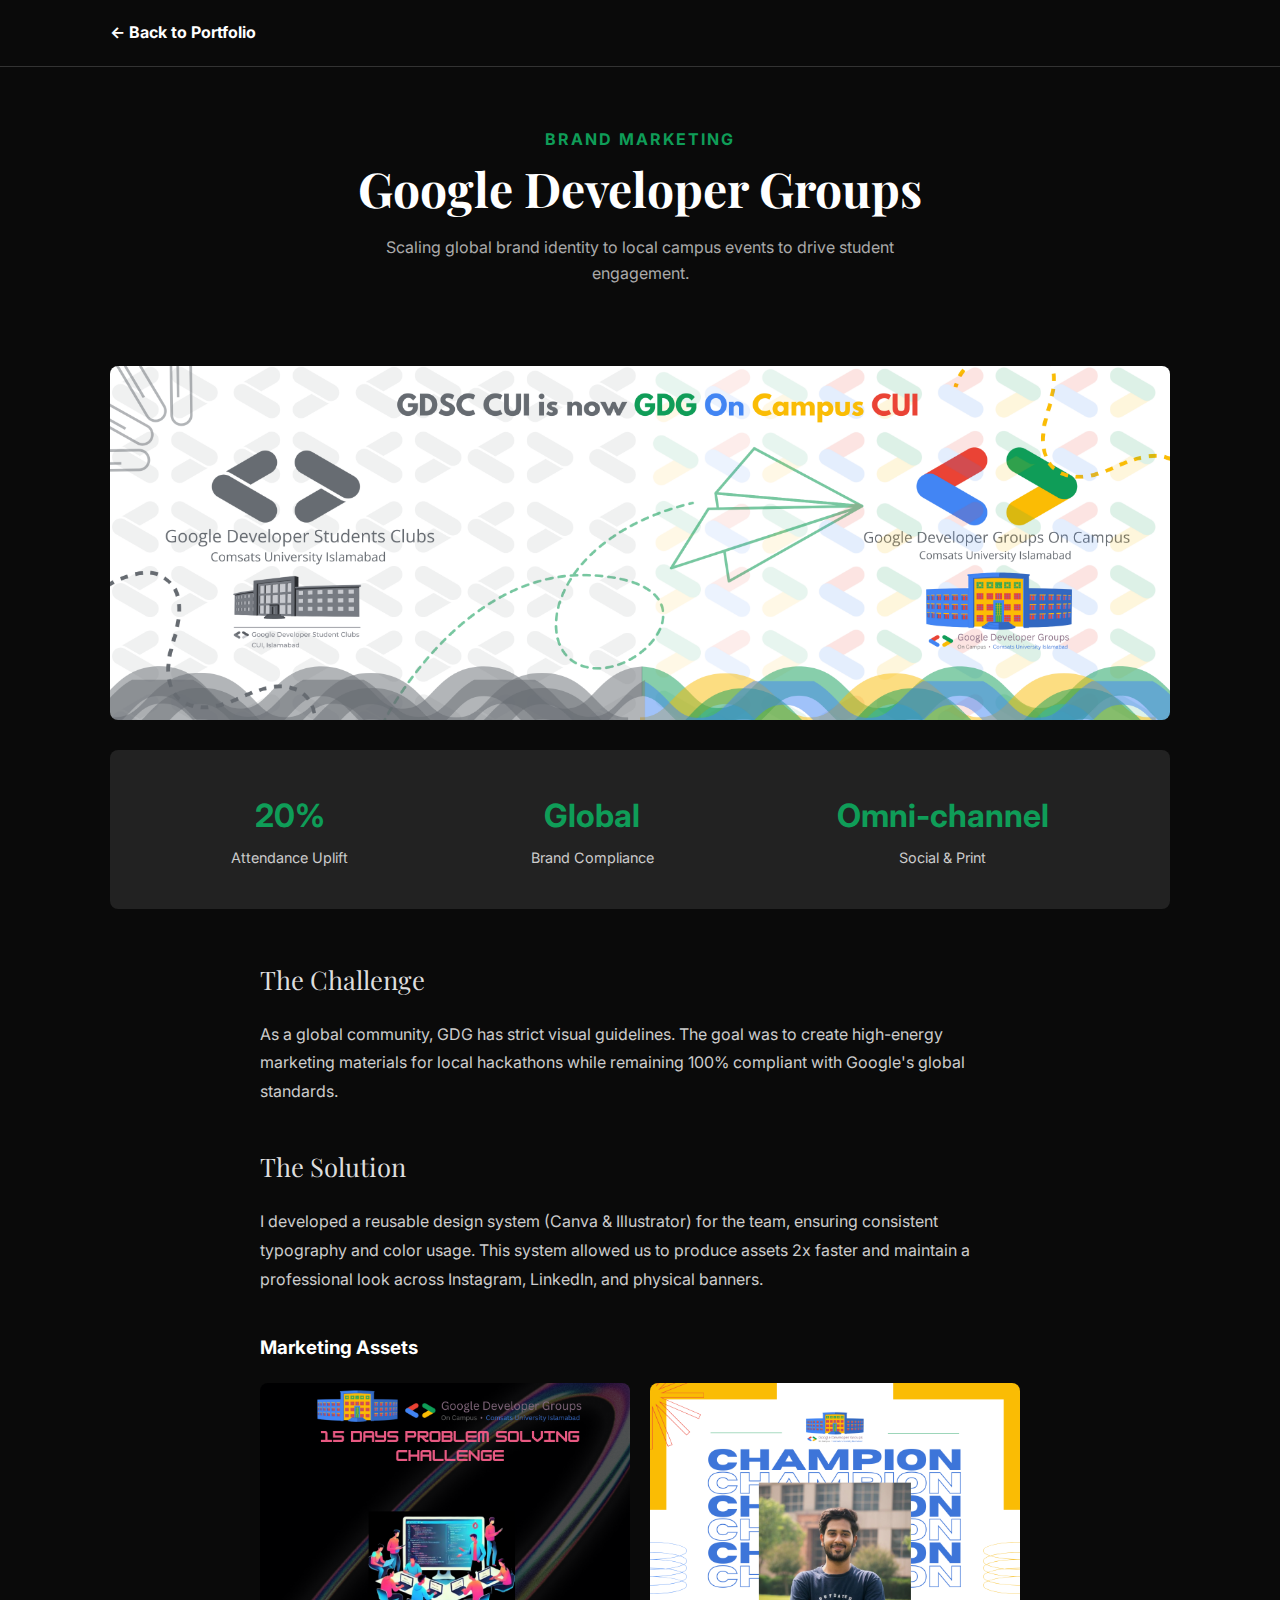
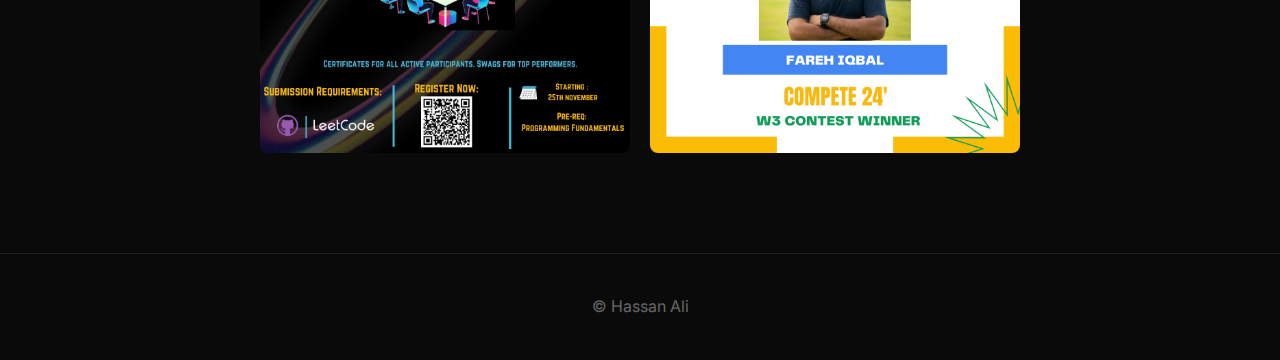
<file: gdg.html>
<!DOCTYPE html>
<html lang="en">
<head>
    <meta charset="UTF-8">
    <meta name="viewport" content="width=device-width, initial-scale=1.0">
    <title>GDG Campus | Brand Strategy</title>
    <link rel="stylesheet" href="style.css">
    <link href="https://fonts.googleapis.com/css2?family=Inter:wght@300;400;700&family=Playfair+Display:wght@700&display=swap" rel="stylesheet">
</head>
<body>

    <nav style="padding: 20px; border-bottom: 1px solid #333;">
        <div class="container">
            <a href="index.html" style="font-weight: bold; color: #fff;">&larr; Back to Portfolio</a>
        </div>
    </nav>

    <header class="container" style="padding: 60px 0; text-align: center;">
        <p style="color: #0F9D58; font-weight: bold; letter-spacing: 2px;">BRAND MARKETING</p>
        <h1 style="font-size: 3rem; margin-top: 10px; font-family: 'Playfair Display', serif;">Google Developer Groups</h1>
        <p style="color: #aaa; max-width: 600px; margin: 20px auto;">
            Scaling global brand identity to local campus events to drive student engagement.
        </p>
    </header>

    <div class="container">
        <img src="assets/gdg-event.png" alt="GDG Event" style="width: 100%; border-radius: 8px; margin-bottom: 30px;">
        
        <div style="background: #222; padding: 30px; border-radius: 8px; display: flex; justify-content: space-around; flex-wrap: wrap; margin-bottom: 50px;">
            <div style="text-align: center; margin: 10px;">
                <h3 style="color: #0F9D58; font-size: 2rem; margin-bottom: 5px;">20%</h3>
                <p style="color: #ccc; font-size: 0.9rem;">Attendance Uplift</p>
            </div>
            <div style="text-align: center; margin: 10px;">
                <h3 style="color: #0F9D58; font-size: 2rem; margin-bottom: 5px;">Global</h3>
                <p style="color: #ccc; font-size: 0.9rem;">Brand Compliance</p>
            </div>
            <div style="text-align: center; margin: 10px;">
                <h3 style="color: #0F9D58; font-size: 2rem; margin-bottom: 5px;">Omni-channel</h3>
                <p style="color: #ccc; font-size: 0.9rem;">Social & Print</p>
            </div>
        </div>
    </div>

    <section class="container" style="max-width: 800px; padding-bottom: 100px;">
        <h2 style="font-family: 'Playfair Display', serif; margin-bottom: 20px;">The Challenge</h2>
        <p style="color: #ccc; margin-bottom: 40px; line-height: 1.8;">
            As a global community, GDG has strict visual guidelines. The goal was to create high-energy marketing materials for local hackathons while remaining 100% compliant with Google's global standards.
        </p>

        <h2 style="font-family: 'Playfair Display', serif; margin-bottom: 20px;">The Solution</h2>
        <p style="color: #ccc; margin-bottom: 40px; line-height: 1.8;">
            I developed a reusable design system (Canva & Illustrator) for the team, ensuring consistent typography and color usage. This system allowed us to produce assets 2x faster and maintain a professional look across Instagram, LinkedIn, and physical banners.
        </p>

        <h3 style="color: #fff; margin-bottom: 20px;">Marketing Assets</h3>
        <div style="display: grid; grid-template-columns: 1fr 1fr; gap: 20px;">
            <img src="assets/gdg-poster.png" alt="Event Poster" style="width: 100%; border-radius: 8px; object-fit: cover;">
            <img src="assets/gdg-social.png" alt="Social Media Post" style="width: 100%; border-radius: 8px; object-fit: cover;">
        </div>
    </section>

    <footer style="text-align: center; padding: 40px; border-top: 1px solid #222;">
        <p style="color: #666;">&copy; Hassan Ali</p>
    </footer>
</body>
</html>
</file>
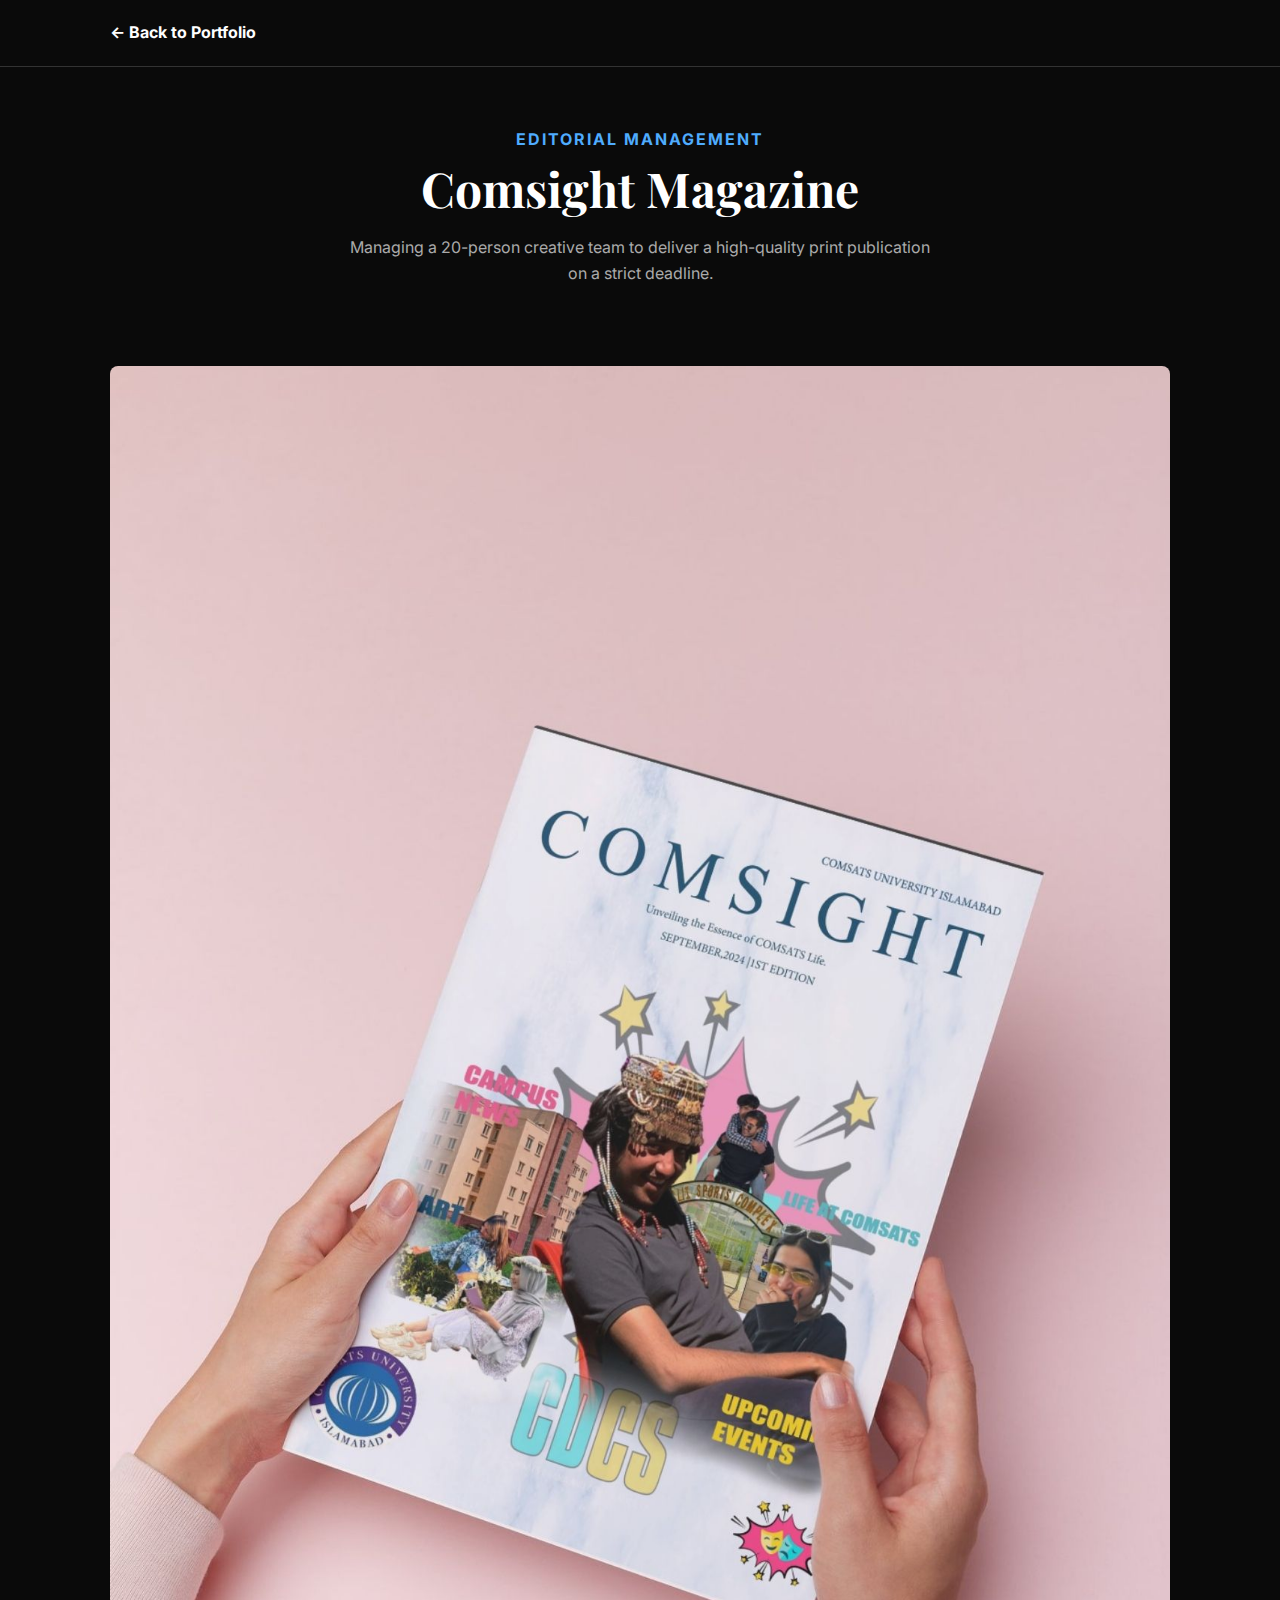
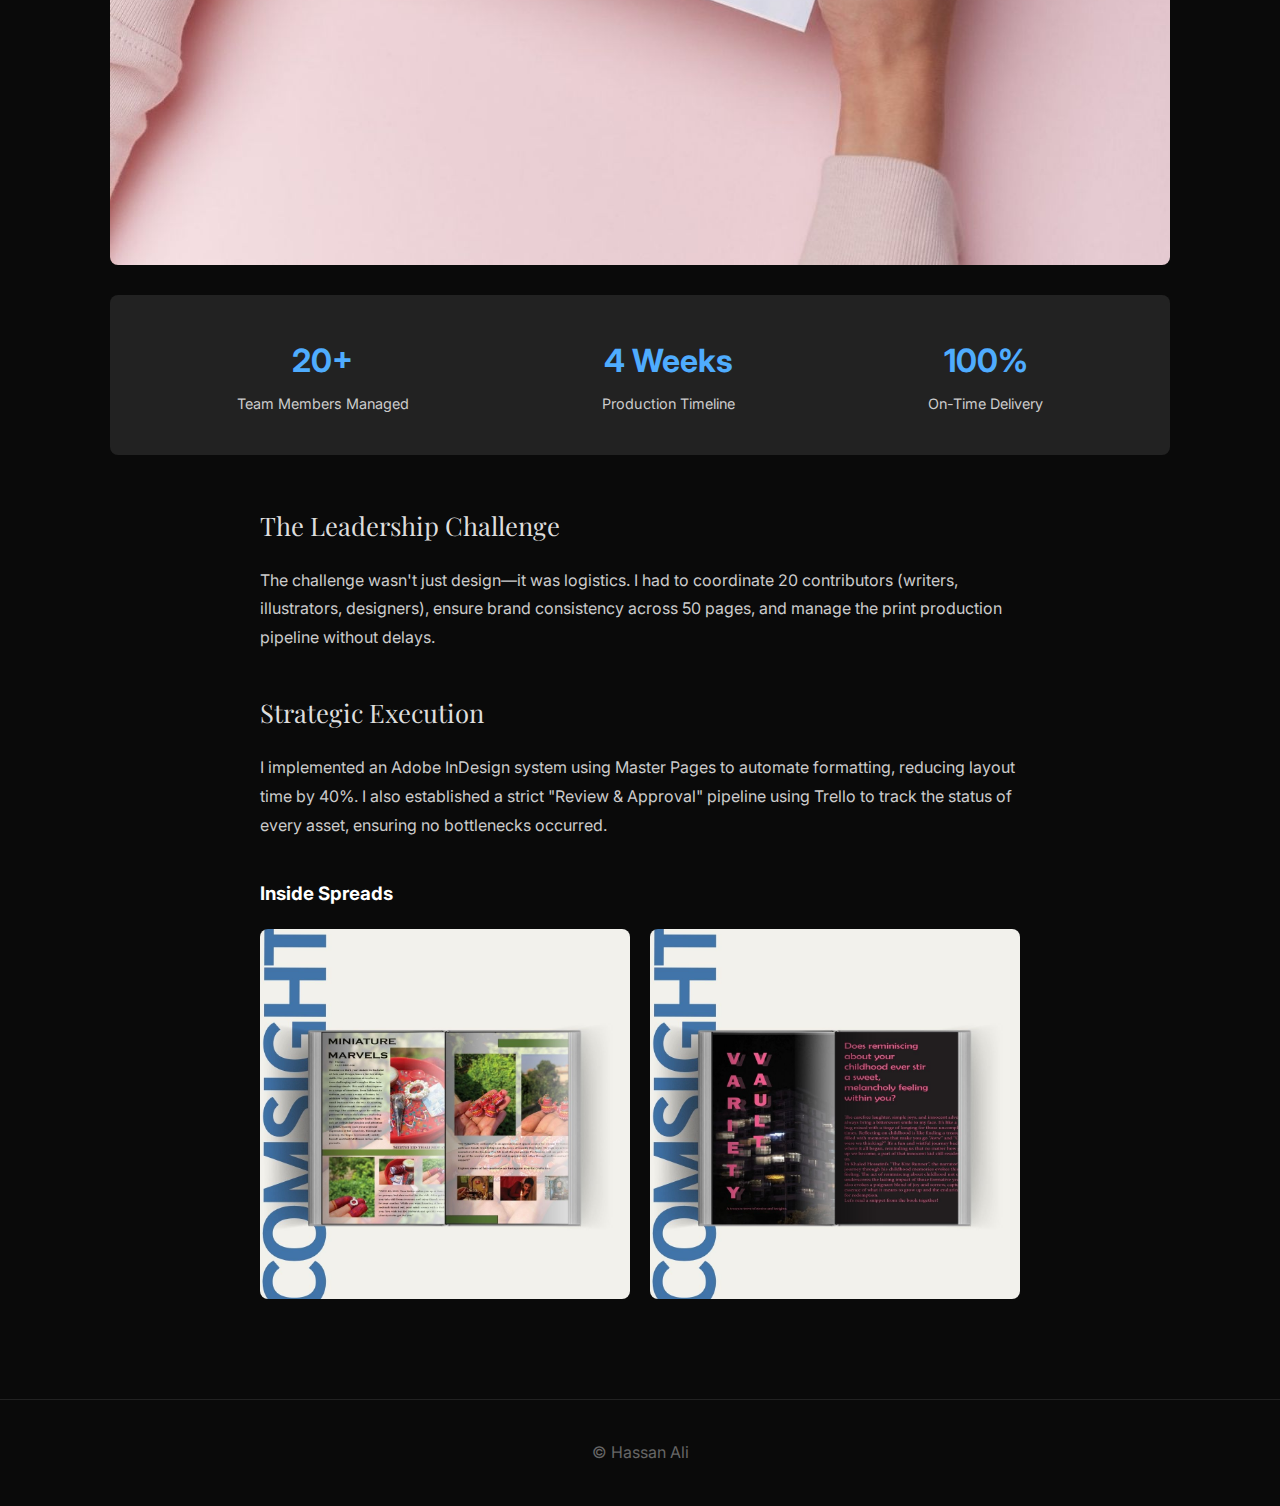
<file: magazine.html>
<!DOCTYPE html>
<html lang="en">
<head>
    <meta charset="UTF-8">
    <meta name="viewport" content="width=device-width, initial-scale=1.0">
    <title>Comsight Magazine | Editorial Strategy</title>
    <link rel="stylesheet" href="style.css">
    <link href="https://fonts.googleapis.com/css2?family=Inter:wght@300;400;700&family=Playfair+Display:wght@700&display=swap" rel="stylesheet">
</head>
<body>

    <nav style="padding: 20px; border-bottom: 1px solid #333;">
        <div class="container">
            <a href="index.html" style="font-weight: bold; color: #fff;">&larr; Back to Portfolio</a>
        </div>
    </nav>

    <header class="container" style="padding: 60px 0; text-align: center;">
        <p style="color: #4facfe; font-weight: bold; letter-spacing: 2px;">EDITORIAL MANAGEMENT</p>
        <h1 style="font-size: 3rem; margin-top: 10px; font-family: 'Playfair Display', serif;">Comsight Magazine</h1>
        <p style="color: #aaa; max-width: 600px; margin: 20px auto;">
            Managing a 20-person creative team to deliver a high-quality print publication on a strict deadline.
        </p>
    </header>

    <div class="container">
        <img src="assets/magazine.jpg" alt="Magazine Cover" style="width: 100%; border-radius: 8px; margin-bottom: 30px;">
        
        <div style="background: #222; padding: 30px; border-radius: 8px; display: flex; justify-content: space-around; flex-wrap: wrap; margin-bottom: 50px;">
            <div style="text-align: center; margin: 10px;">
                <h3 style="color: #4facfe; font-size: 2rem; margin-bottom: 5px;">20+</h3>
                <p style="color: #ccc; font-size: 0.9rem;">Team Members Managed</p>
            </div>
            <div style="text-align: center; margin: 10px;">
                <h3 style="color: #4facfe; font-size: 2rem; margin-bottom: 5px;">4 Weeks</h3>
                <p style="color: #ccc; font-size: 0.9rem;">Production Timeline</p>
            </div>
            <div style="text-align: center; margin: 10px;">
                <h3 style="color: #4facfe; font-size: 2rem; margin-bottom: 5px;">100%</h3>
                <p style="color: #ccc; font-size: 0.9rem;">On-Time Delivery</p>
            </div>
        </div>
    </div>

    <section class="container" style="max-width: 800px; padding-bottom: 100px;">
        <h2 style="font-family: 'Playfair Display', serif; margin-bottom: 20px;">The Leadership Challenge</h2>
        <p style="color: #ccc; margin-bottom: 40px; line-height: 1.8;">
            The challenge wasn't just design—it was logistics. I had to coordinate 20 contributors (writers, illustrators, designers), ensure brand consistency across 50 pages, and manage the print production pipeline without delays.
        </p>

        <h2 style="font-family: 'Playfair Display', serif; margin-bottom: 20px;">Strategic Execution</h2>
        <p style="color: #ccc; margin-bottom: 40px; line-height: 1.8;">
            I implemented an Adobe InDesign system using Master Pages to automate formatting, reducing layout time by 40%. I also established a strict "Review & Approval" pipeline using Trello to track the status of every asset, ensuring no bottlenecks occurred.
        </p>

        <h3 style="color: #fff; margin-bottom: 20px;">Inside Spreads</h3>
        <div style="display: grid; grid-template-columns: 1fr 1fr; gap: 20px;">
            <img src="assets/magazine-spread1.jpg" alt="Magazine Layout" style="width: 100%; border-radius: 8px; object-fit: cover;">
            <img src="assets/magazine-spread2.jpg" alt="Magazine Typography" style="width: 100%; border-radius: 8px; object-fit: cover;">
        </div>
    </section>

    <footer style="text-align: center; padding: 40px; border-top: 1px solid #222;">
        <p style="color: #666;">&copy; Hassan Ali</p>
    </footer>
</body>
</html>
</file>
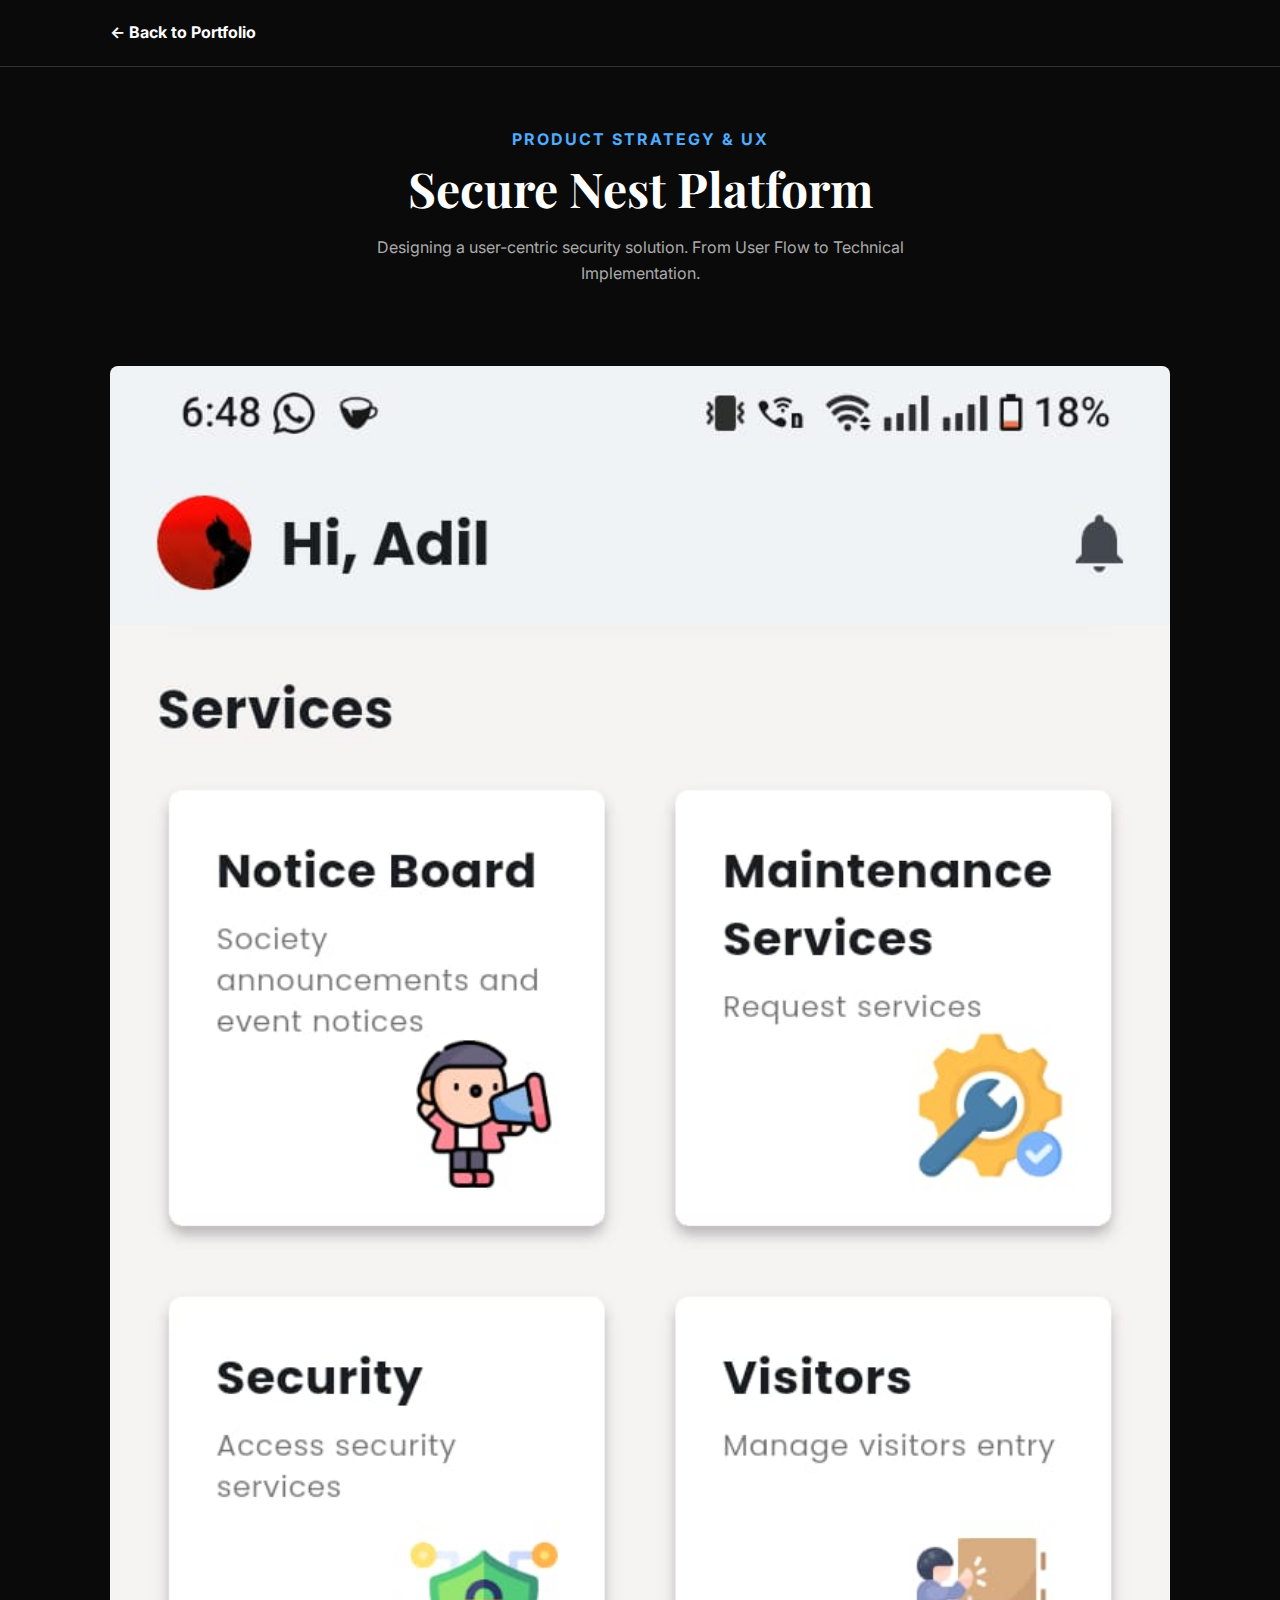
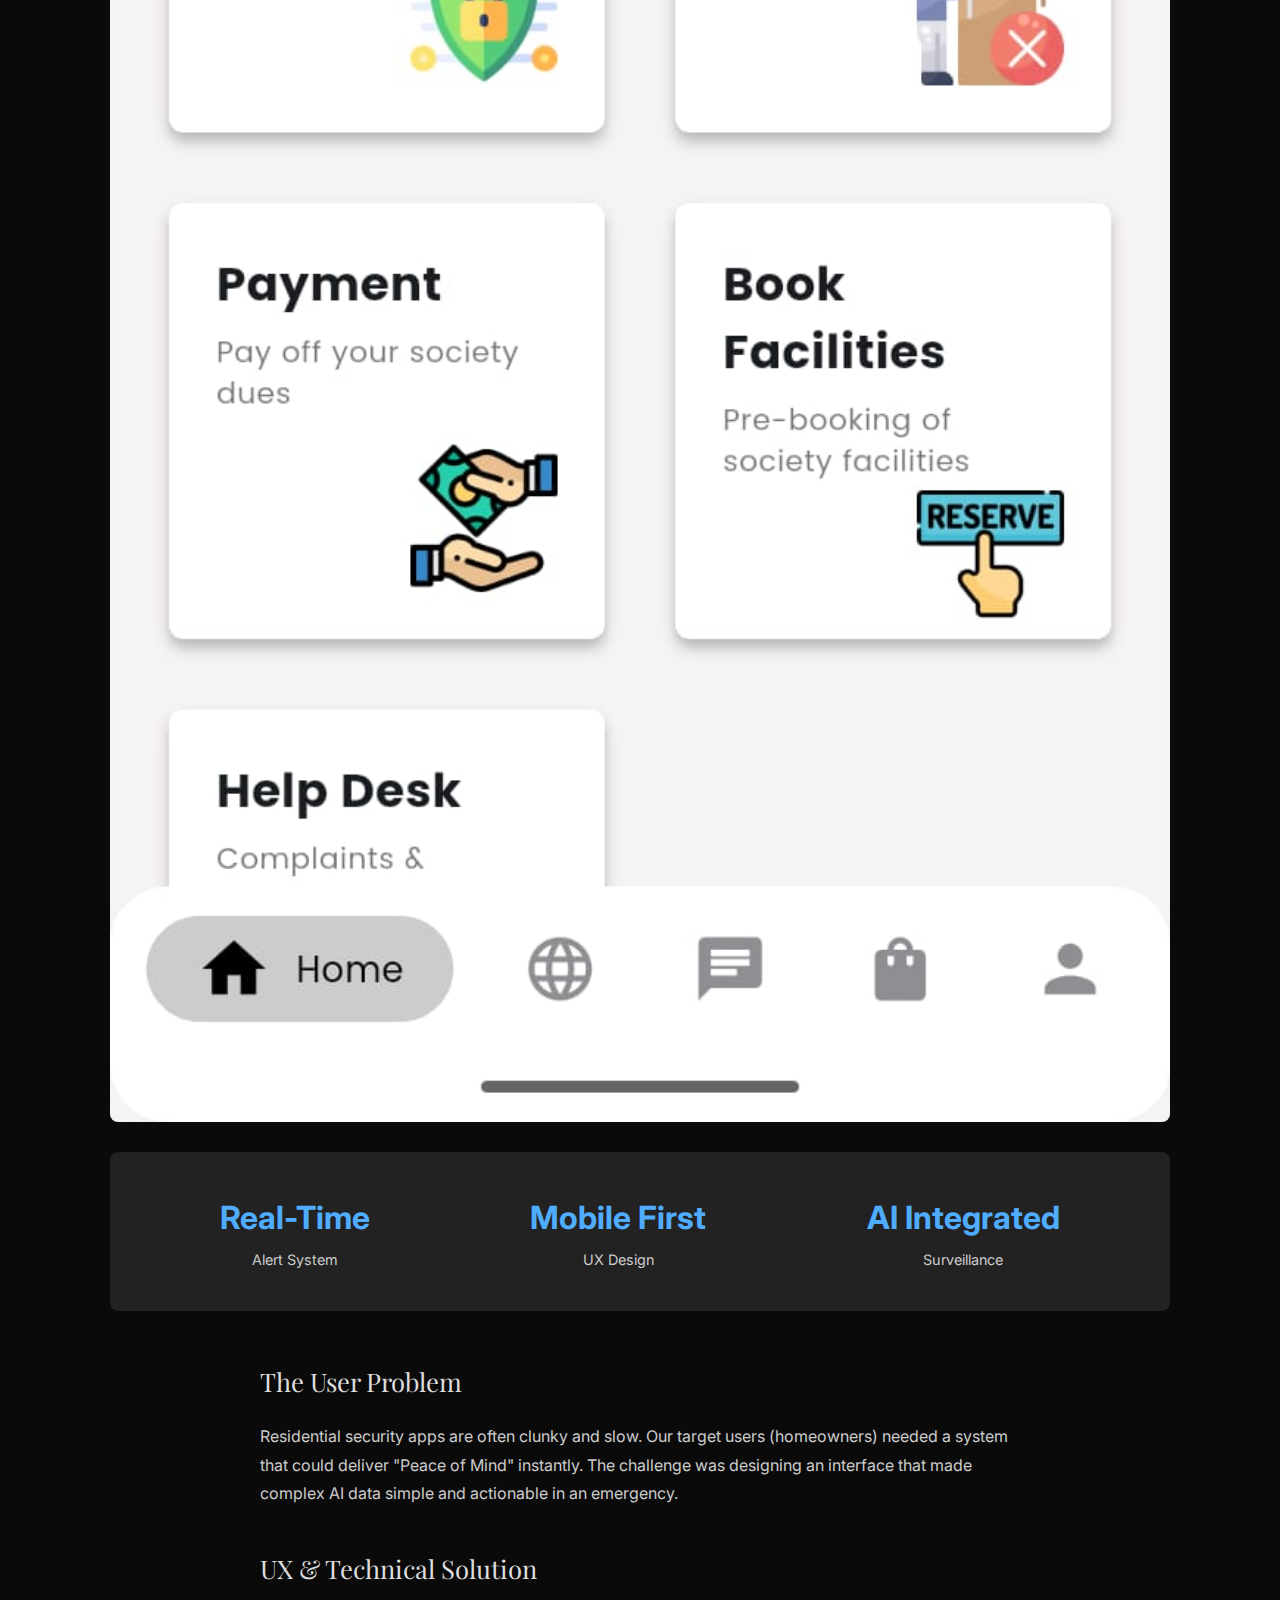
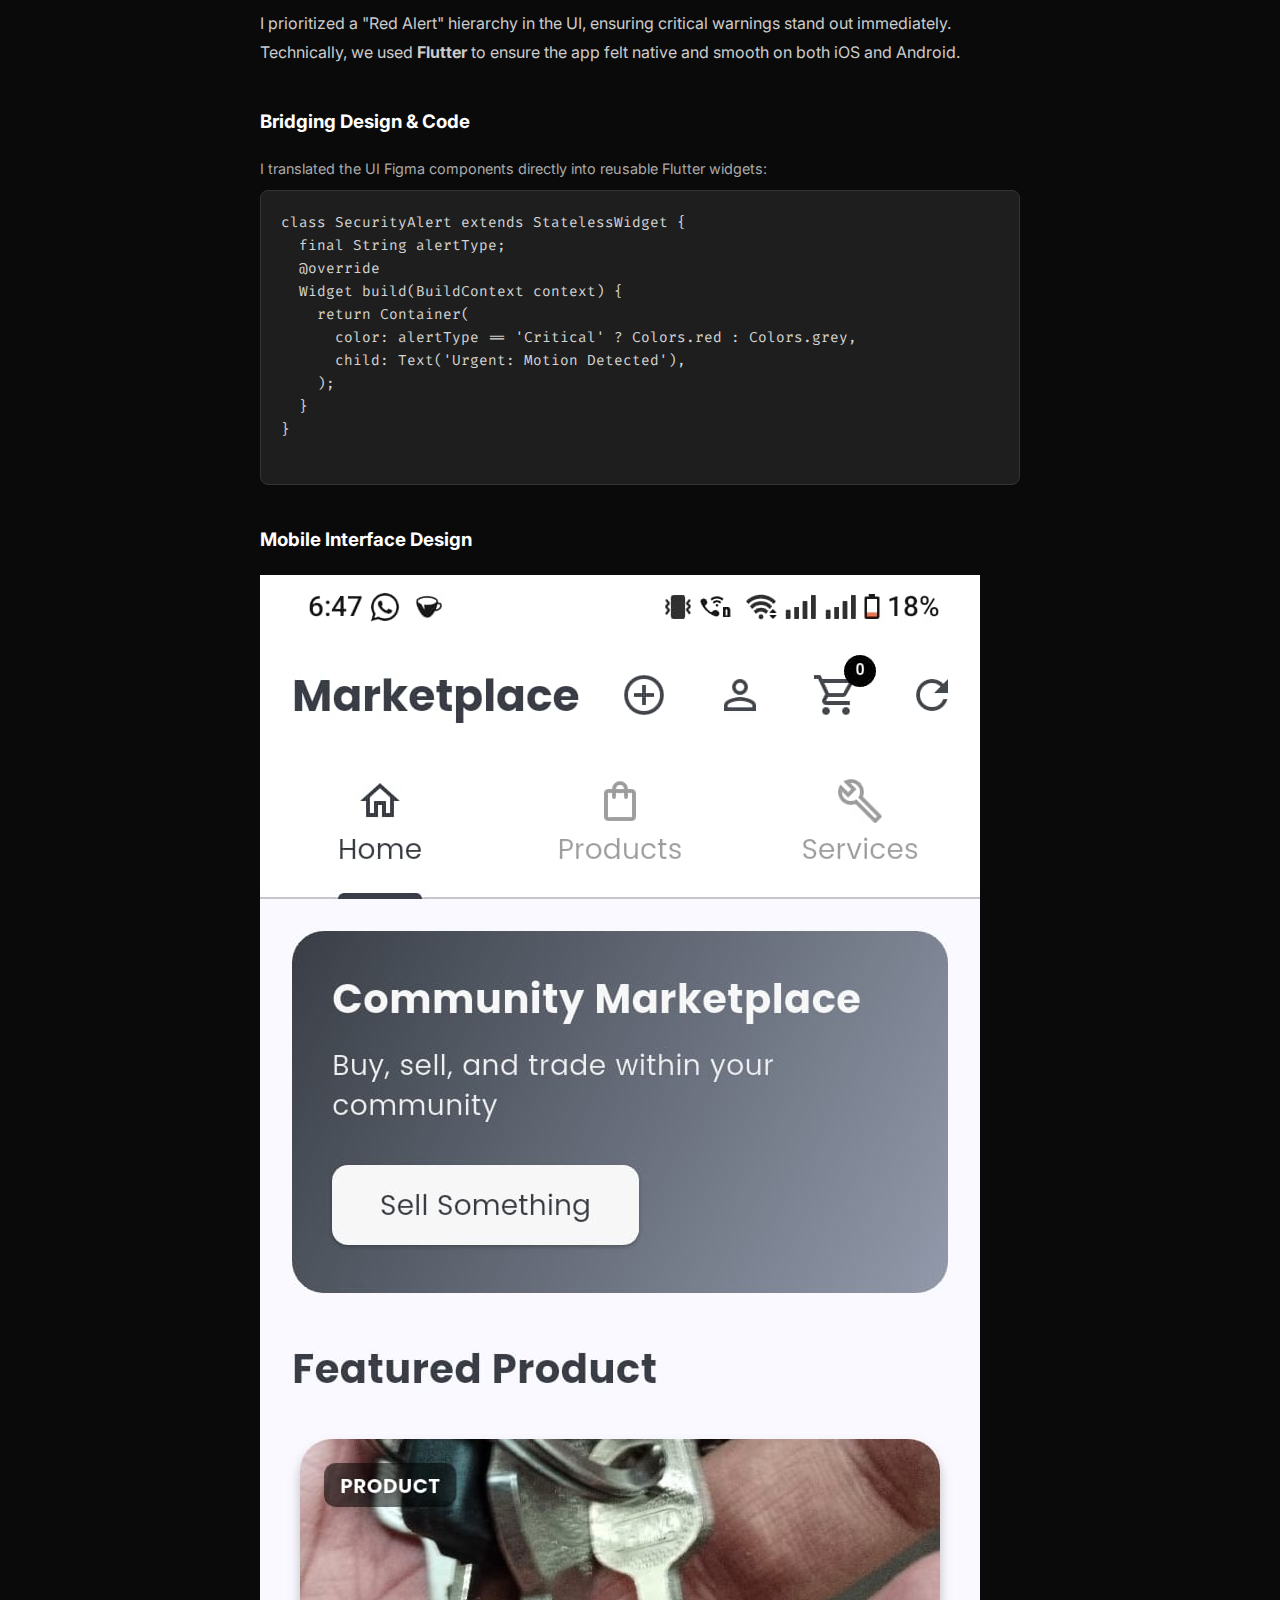
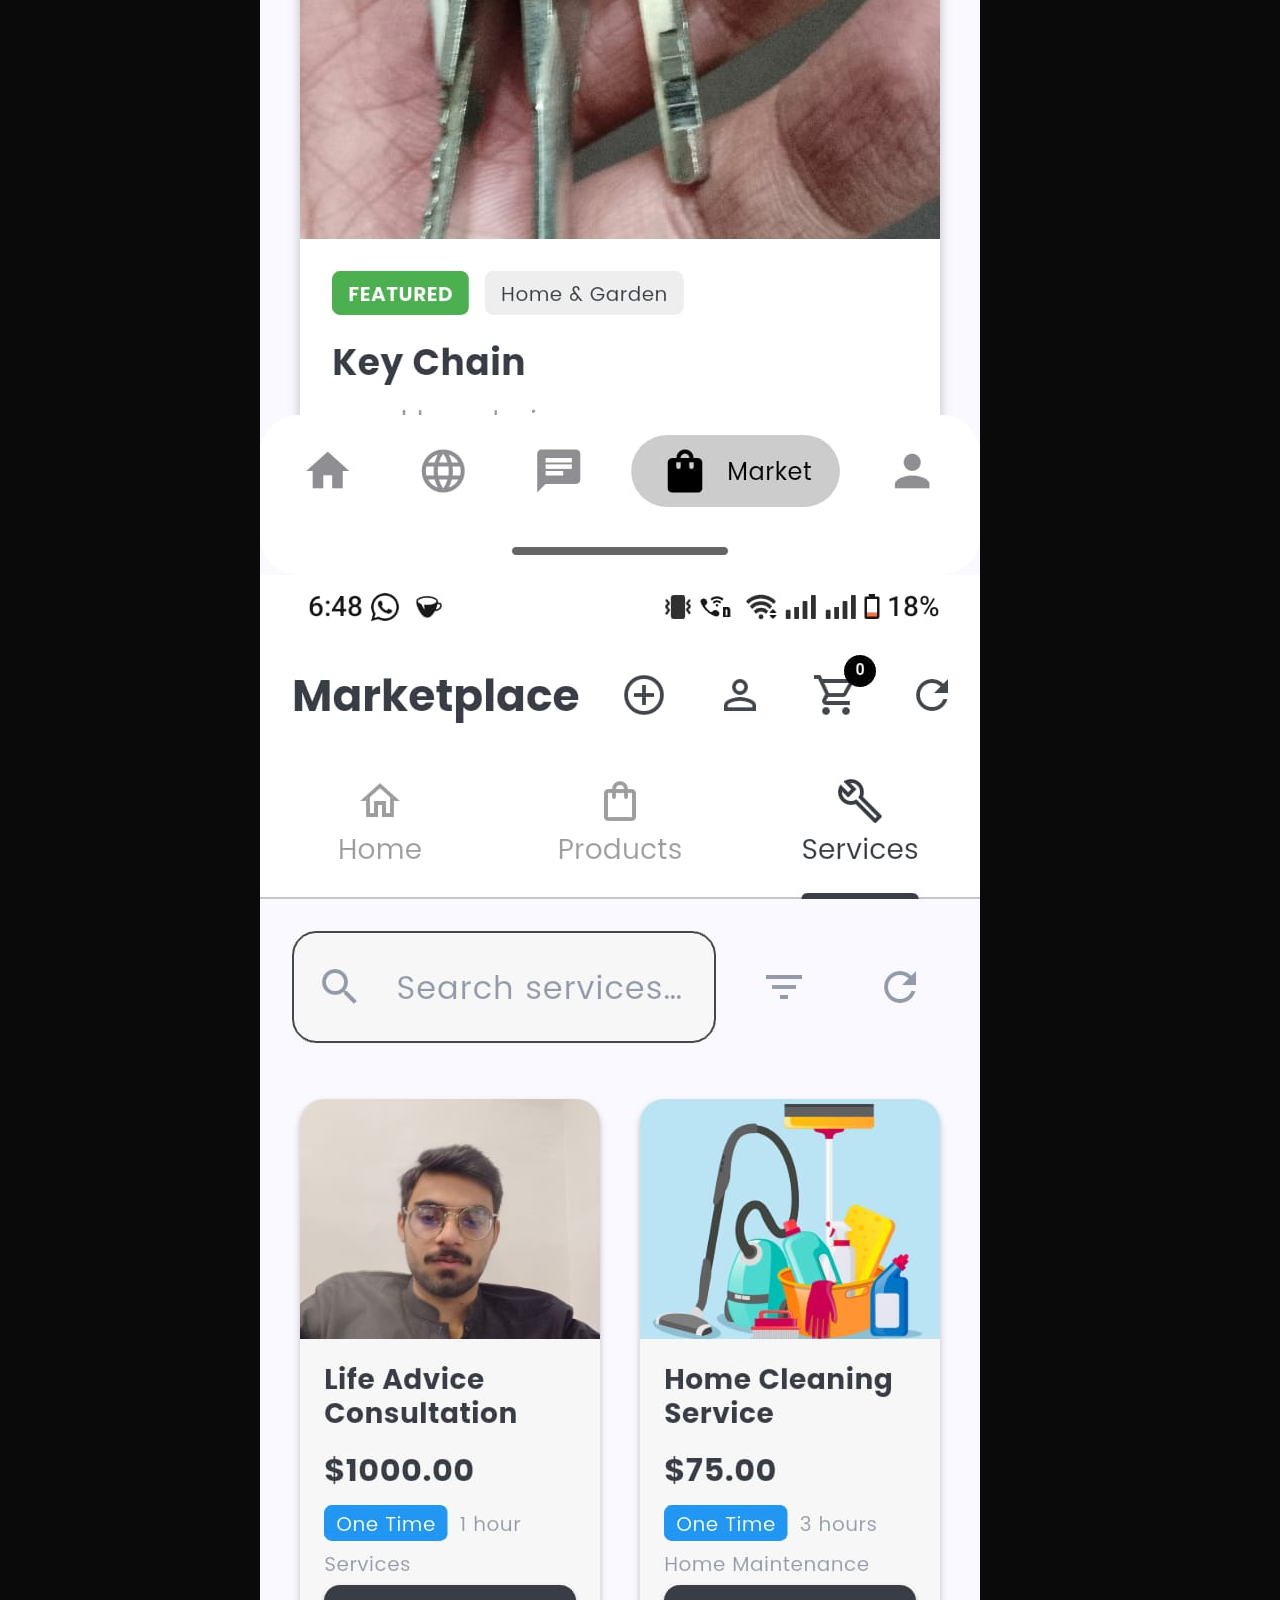
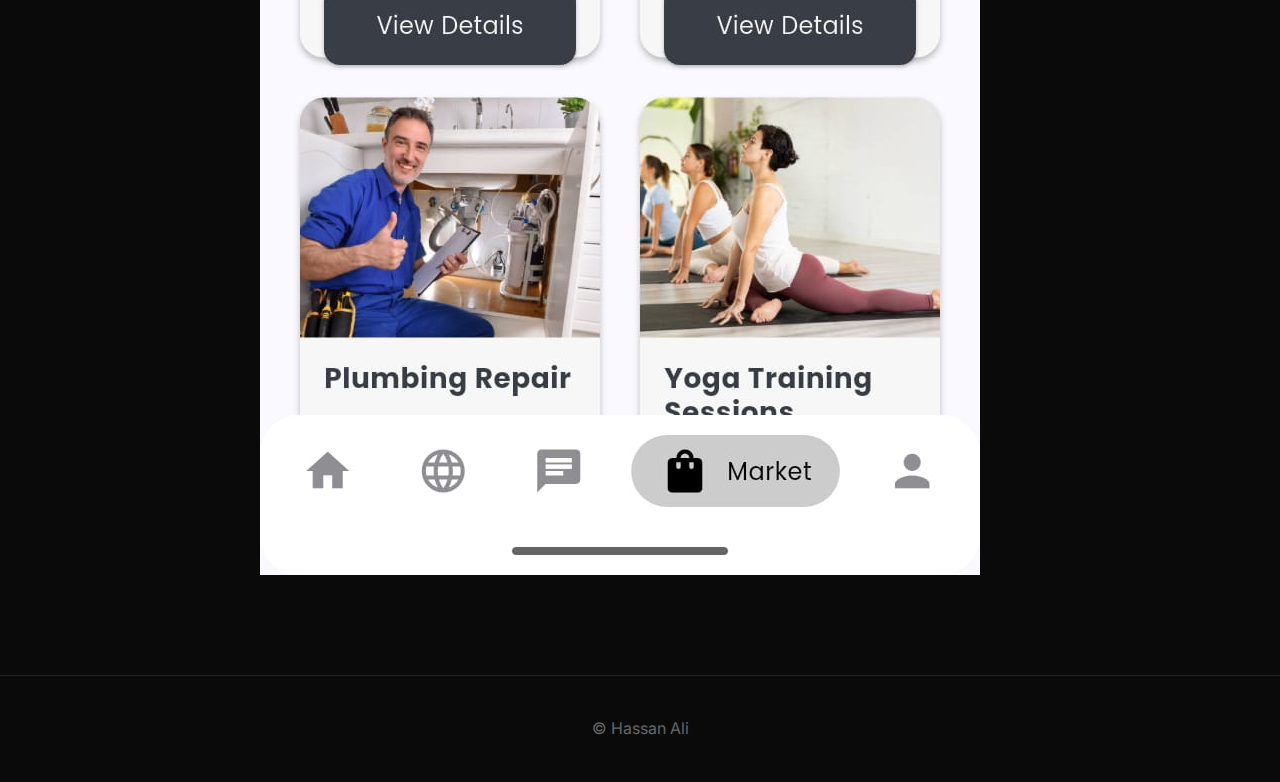
<file: securenest.html>
<!DOCTYPE html>
<html lang="en">
<head>
    <meta charset="UTF-8">
    <meta name="viewport" content="width=device-width, initial-scale=1.0">
    <title>Secure Nest | UX & Product</title>
    <link rel="stylesheet" href="style.css">
    <link href="https://fonts.googleapis.com/css2?family=Inter:wght@300;400;700&family=Playfair+Display:wght@700&family=Fira+Code&display=swap" rel="stylesheet">
</head>
<body>

    <nav style="padding: 20px; border-bottom: 1px solid #333;">
        <div class="container">
            <a href="index.html" style="font-weight: bold; color: #fff;">&larr; Back to Portfolio</a>
        </div>
    </nav>

    <header class="container" style="padding: 60px 0; text-align: center;">
        <p style="color: #4facfe; font-weight: bold; letter-spacing: 2px;">PRODUCT STRATEGY & UX</p>
        <h1 style="font-size: 3rem; margin-top: 10px; font-family: 'Playfair Display', serif;">Secure Nest Platform</h1>
        <p style="color: #aaa; max-width: 600px; margin: 20px auto;">
            Designing a user-centric security solution. From User Flow to Technical Implementation.
        </p>
    </header>

    <div class="container">
        <img src="assets/secure-nest.jpeg" alt="App UI Design" style="width: 100%; border-radius: 8px; margin-bottom: 30px;">
        
        <div style="background: #222; padding: 30px; border-radius: 8px; display: flex; justify-content: space-around; flex-wrap: wrap; margin-bottom: 50px;">
            <div style="text-align: center; margin: 10px;">
                <h3 style="color: #4facfe; font-size: 2rem; margin-bottom: 5px;">Real-Time</h3>
                <p style="color: #ccc; font-size: 0.9rem;">Alert System</p>
            </div>
            <div style="text-align: center; margin: 10px;">
                <h3 style="color: #4facfe; font-size: 2rem; margin-bottom: 5px;">Mobile First</h3>
                <p style="color: #ccc; font-size: 0.9rem;">UX Design</p>
            </div>
            <div style="text-align: center; margin: 10px;">
                <h3 style="color: #4facfe; font-size: 2rem; margin-bottom: 5px;">AI Integrated</h3>
                <p style="color: #ccc; font-size: 0.9rem;">Surveillance</p>
            </div>
        </div>
    </div>

    <section class="container" style="max-width: 800px; padding-bottom: 100px;">
        <h2 style="font-family: 'Playfair Display', serif; margin-bottom: 20px;">The User Problem</h2>
        <p style="color: #ccc; margin-bottom: 40px; line-height: 1.8;">
            Residential security apps are often clunky and slow. Our target users (homeowners) needed a system that could deliver "Peace of Mind" instantly. The challenge was designing an interface that made complex AI data simple and actionable in an emergency.
        </p>

        <h2 style="font-family: 'Playfair Display', serif; margin-bottom: 20px;">UX & Technical Solution</h2>
        <p style="color: #ccc; margin-bottom: 40px; line-height: 1.8;">
            I prioritized a "Red Alert" hierarchy in the UI, ensuring critical warnings stand out immediately. Technically, we used <strong>Flutter</strong> to ensure the app felt native and smooth on both iOS and Android.
        </p>

        <h3 style="color: #fff; margin-bottom: 20px;">Bridging Design & Code</h3>
        <p style="color: #aaa; margin-bottom: 10px; font-size: 0.9rem;">I translated the UI Figma components directly into reusable Flutter widgets:</p>
        
        <div style="background: #1e1e1e; padding: 20px; border-radius: 8px; margin-bottom: 40px; border: 1px solid #333;">
            <pre style="color: #d4d4d4; font-family: 'Fira Code', monospace; font-size: 0.9rem; overflow-x: auto;">
class SecurityAlert extends StatelessWidget {
  final String alertType;
  @override
  Widget build(BuildContext context) {
    return Container(
      color: alertType == 'Critical' ? Colors.red : Colors.grey,
      child: Text('Urgent: Motion Detected'),
    );
  }
}
            </pre>
        </div>

        <h3 style="color: #fff; margin-bottom: 20px;">Mobile Interface Design</h3>
        <div class="gallery-grid">
            <img src="assets/secure-nest-ui1.jpeg" alt="Secure Nest Alert Screen">
            <img src="assets/secure-nest-ui2.jpeg" alt="Secure Nest Settings Screen">
        </div>

    </section>

    <footer style="text-align: center; padding: 40px; border-top: 1px solid #222;">
        <p style="color: #666;">&copy; Hassan Ali</p>
    </footer>
</body>
</html>
</file>
<file: style.css>
/* RESET & BASICS */
* {
    margin: 0;
    padding: 0;
    box-sizing: border-box;
}

body {
    background-color: #0a0a0a;
    color: #eee;
    font-family: 'Inter', sans-serif;
    line-height: 1.6;
    overflow-x: hidden;
}

.container {
    max-width: 1100px;
    margin: 0 auto;
    padding: 0 20px;
}

a { text-decoration: none; color: inherit; transition: 0.3s; }
img, video { display: block; max-width: 100%; }

/* --- HERO SECTION: HIGH IMPACT ANIMATION --- */
.hero {
    min-height: 90vh;
    display: flex;
    align-items: center;
    justify-content: center;
    position: relative;
    overflow: hidden;
    text-align: center;
    
    /* DYNAMIC ANIMATED BACKGROUND */
    background: linear-gradient(-45deg, #000000, #1a0b2e, #112240, #000000);
    background-size: 400% 400%;
    animation: gradientBG 15s ease infinite;
}

/* This makes the background colors move slowly */
@keyframes gradientBG {
    0% { background-position: 0% 50%; }
    50% { background-position: 100% 50%; }
    100% { background-position: 0% 50%; }
}

.hero .container {
    position: relative;
    z-index: 10;
    max-width: 800px;
}

/* HERO TEXT STYLING */
.tagline {
    color: #4facfe;
    letter-spacing: 3px;
    font-size: 0.9rem;
    font-weight: 800;
    text-transform: uppercase;
    margin-bottom: 20px;
    text-shadow: 0 0 10px rgba(79, 172, 254, 0.5); /* Glow effect */
}

h1 {
    font-size: 4rem;
    font-family: 'Playfair Display', serif;
    margin-bottom: 20px;
    line-height: 1.1;
    color: #fff;
}

h2 {
    font-size: 1.6rem;
    font-weight: 300;
    color: #ddd;
    margin-bottom: 30px;
}

.highlight {
    color: #fff;
    border-bottom: 3px solid #4facfe;
}

.bio {
    max-width: 600px;
    color: #bbb;
    margin-bottom: 40px;
    font-size: 1.1rem;
    margin-left: auto;
    margin-right: auto;
    line-height: 1.8;
}

/* FLOATING ICONS (NOW VISIBLE) */
.floating-icon {
    position: absolute;
    font-size: 4rem; 
    color: rgba(255, 255, 255, 0.15); /* Increased visibility */
    animation: float 8s ease-in-out infinite;
    z-index: 1;
}

/* Specific styling for each icon to pop */
.icon-code { 
    top: 15%; left: 8%; 
    color: rgba(79, 172, 254, 0.3); /* Blue tint */
    font-size: 5rem;
    animation-delay: 0s;
}
.icon-chart { 
    bottom: 20%; left: 10%; 
    color: rgba(255, 255, 255, 0.2);
    font-size: 3rem;
    animation-delay: 1s;
}
.icon-pen { 
    top: 20%; right: 8%; 
    color: rgba(255, 105, 180, 0.2); /* Pink tint */
    font-size: 4.5rem;
    animation-delay: 2s;
}
.icon-bullhorn { 
    bottom: 15%; right: 12%; 
    color: rgba(255, 255, 255, 0.2);
    font-size: 3.5rem;
    animation-delay: 3s;
}

@keyframes float {
    0% { transform: translateY(0px) rotate(0deg); }
    50% { transform: translateY(-30px) rotate(10deg); }
    100% { transform: translateY(0px) rotate(0deg); }
}

/* BUTTONS */
.cta-buttons .btn {
    padding: 15px 40px;
    border-radius: 50px;
    font-weight: 700;
    margin: 10px;
    display: inline-block;
    transition: all 0.3s ease;
}

.btn.primary {
    background: linear-gradient(135deg, #4facfe 0%, #00f2fe 100%);
    color: #000;
    border: none;
    box-shadow: 0 4px 15px rgba(79, 172, 254, 0.4);
}

.btn.primary:hover {
    transform: translateY(-3px) scale(1.05);
    box-shadow: 0 10px 25px rgba(79, 172, 254, 0.6);
}

.btn.secondary {
    border: 2px solid #333;
    color: #fff;
    background: rgba(0,0,0,0.5);
}

.btn.secondary:hover {
    border-color: #fff;
    background: #fff;
    color: #000;
}

/* SKILLS GRID */
.skills { padding: 80px 0; border-bottom: 1px solid #222; }
.skill-grid { display: grid; grid-template-columns: repeat(auto-fit, minmax(300px, 1fr)); gap: 30px; }
.skill-card {
    background: rgba(255, 255, 255, 0.03);
    padding: 30px;
    border-radius: 12px;
    border: 1px solid rgba(255, 255, 255, 0.05);
    transition: 0.3s;
}
.skill-card:hover { background: rgba(255, 255, 255, 0.07); transform: translateY(-5px); }
.skill-card h3 { margin-bottom: 10px; color: #fff; font-size: 1.2rem; }
.skill-card p { color: #999; font-size: 0.95rem; }

/* WORK SECTION */
.work { padding: 100px 0; }
.section-title { margin-bottom: 80px; font-size: 2.5rem; font-family: 'Playfair Display', serif; text-align: center; }
.project-card { display: flex; align-items: center; gap: 60px; margin-bottom: 120px; }
.project-card.reverse { flex-direction: row-reverse; }
.project-image { flex: 1.2; height: 400px; background-color: #1a1a1a; border-radius: 12px; overflow: hidden; box-shadow: 0 20px 40px rgba(0,0,0,0.5); }
.img-responsive { width: 100%; height: 100%; object-fit: cover; transition: transform 0.6s ease; }
.project-card:hover .img-responsive { transform: scale(1.05); }
.project-info { flex: 1; }
.tech-stack { margin-bottom: 20px; }
.tech-stack span { font-size: 0.7rem; text-transform: uppercase; letter-spacing: 1px; color: #4facfe; margin-right: 15px; font-weight: 700; background: rgba(79, 172, 254, 0.1); padding: 5px 10px; border-radius: 4px; }
.project-info h3 { font-size: 2.2rem; margin-bottom: 20px; font-family: 'Playfair Display', serif; color: #fff; }
.project-info p { color: #bbb; margin-bottom: 30px; font-size: 1.05rem; line-height: 1.7; }
.project-link { font-weight: 700; font-size: 0.9rem; color: #fff; border-bottom: 1px solid #4facfe; padding-bottom: 5px; }
.project-link:hover { color: #4facfe; }

/* PLAYGROUND SECTION */
.playground { padding: 80px 0; background-color: #0f0f0f; }
.misc-grid { display: grid; grid-template-columns: repeat(auto-fill, minmax(300px, 1fr)); gap: 20px; }
.misc-card { position: relative; height: 300px; border-radius: 8px; overflow: hidden; cursor: pointer; background-color: #222; }
.misc-card img, .misc-card video { width: 100%; height: 100%; object-fit: cover; display: block; transition: transform 0.5s ease; }
.misc-card:hover img, .misc-card:hover video { transform: scale(1.1); }

/* MOBILE */
@media (max-width: 768px) {
    .hero { height: auto; padding: 100px 0; }
    h1 { font-size: 2.5rem; }
    .project-card, .project-card.reverse { flex-direction: column; gap: 30px; }
    .project-image { width: 100%; height: 250px; }
    .floating-icon { display: none; } /* Hide icons on small mobile screens to keep it clean */
}
/* --- MOBILE APP SHOWCASE STYLE --- */
.mobile-grid {
    display: flex;
    justify-content: center;
    align-items: center;
    gap: 15px; /* Space between phones */
    height: 100%;
    padding: 20px;
    background: #121212; /* Dark background to make screens pop */
}

.mobile-grid img {
    height: 100%;       /* Make them full height of the box */
    width: auto;        /* Let the width adjust naturally */
    object-fit: contain; /* Don't crop anything! */
    border-radius: 12px; /* Rounds the corners like a real phone */
    box-shadow: 0 10px 20px rgba(0,0,0,0.5); /* Adds depth */
    transition: transform 0.3s ease;
}

/* Cool hover effect: pop the phones up slightly */
.project-card:hover .mobile-grid img {
    transform: translateY(-5px);
}
</file>
